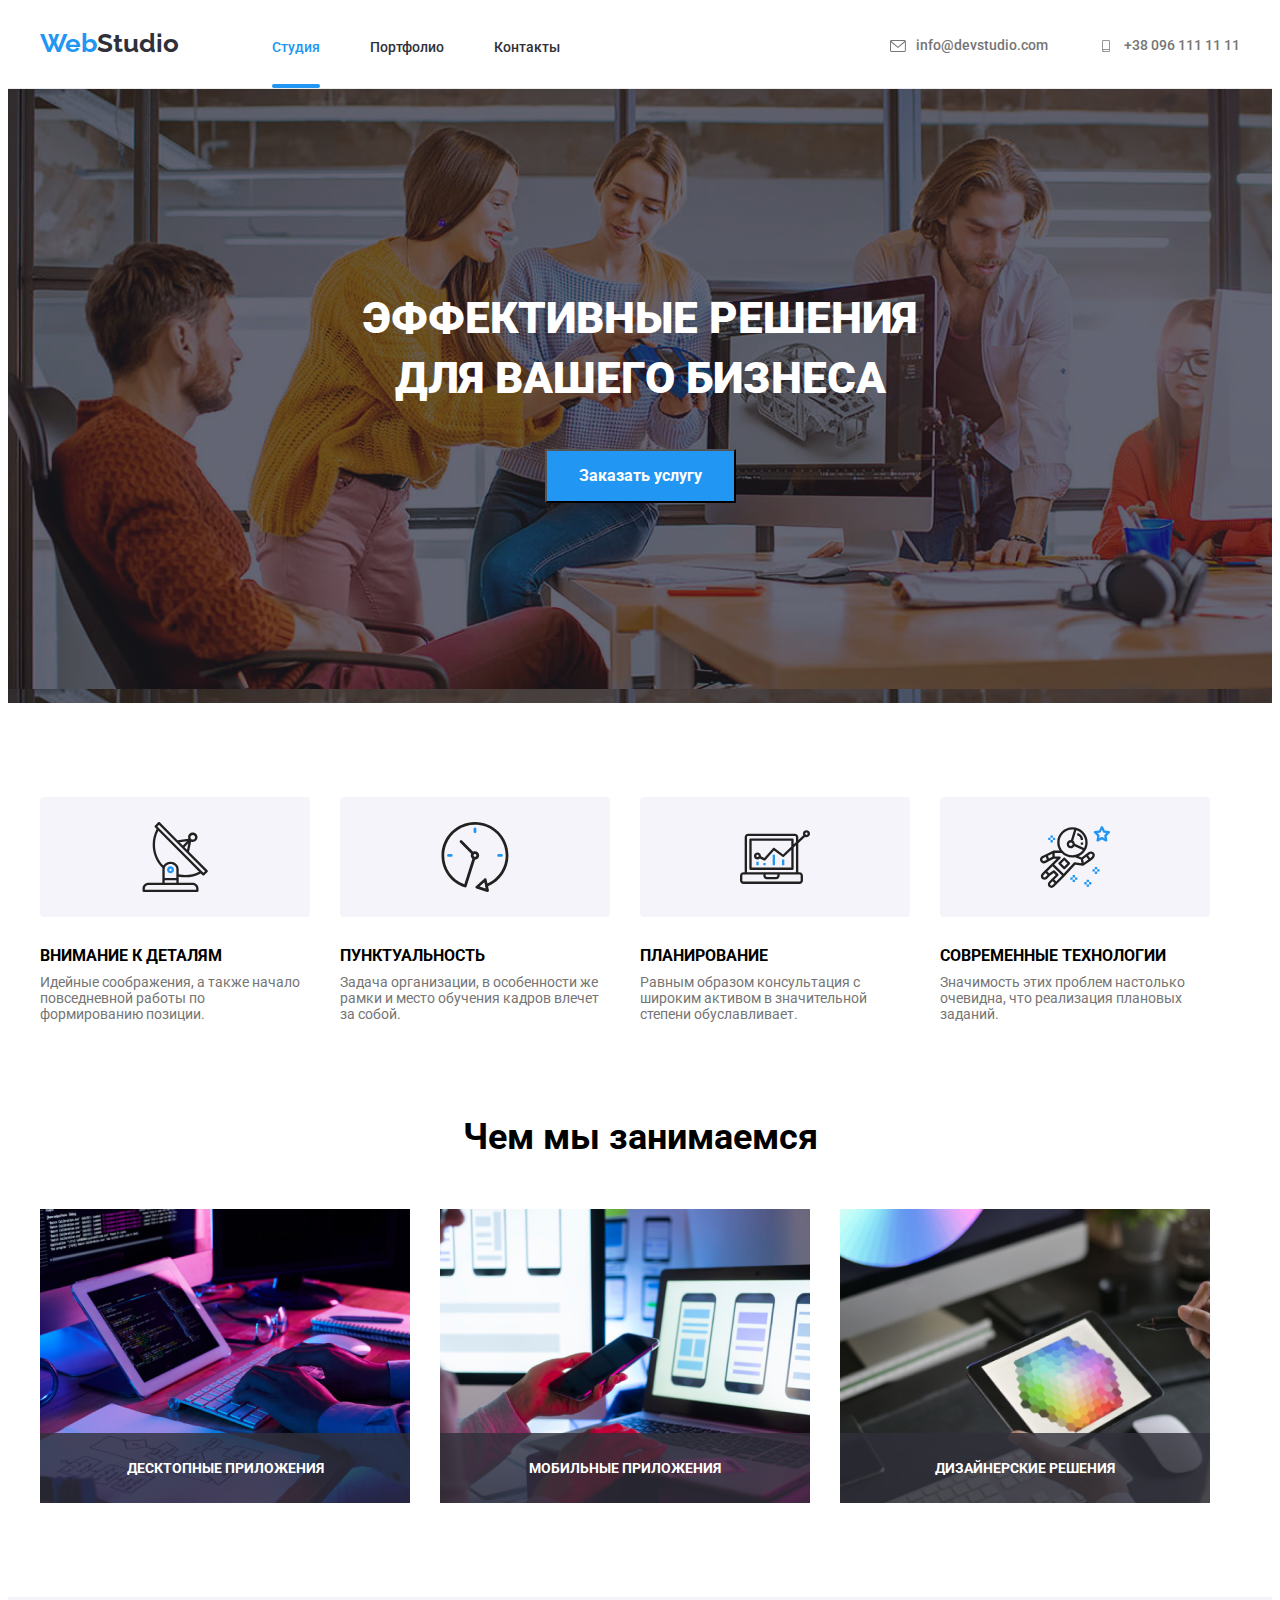
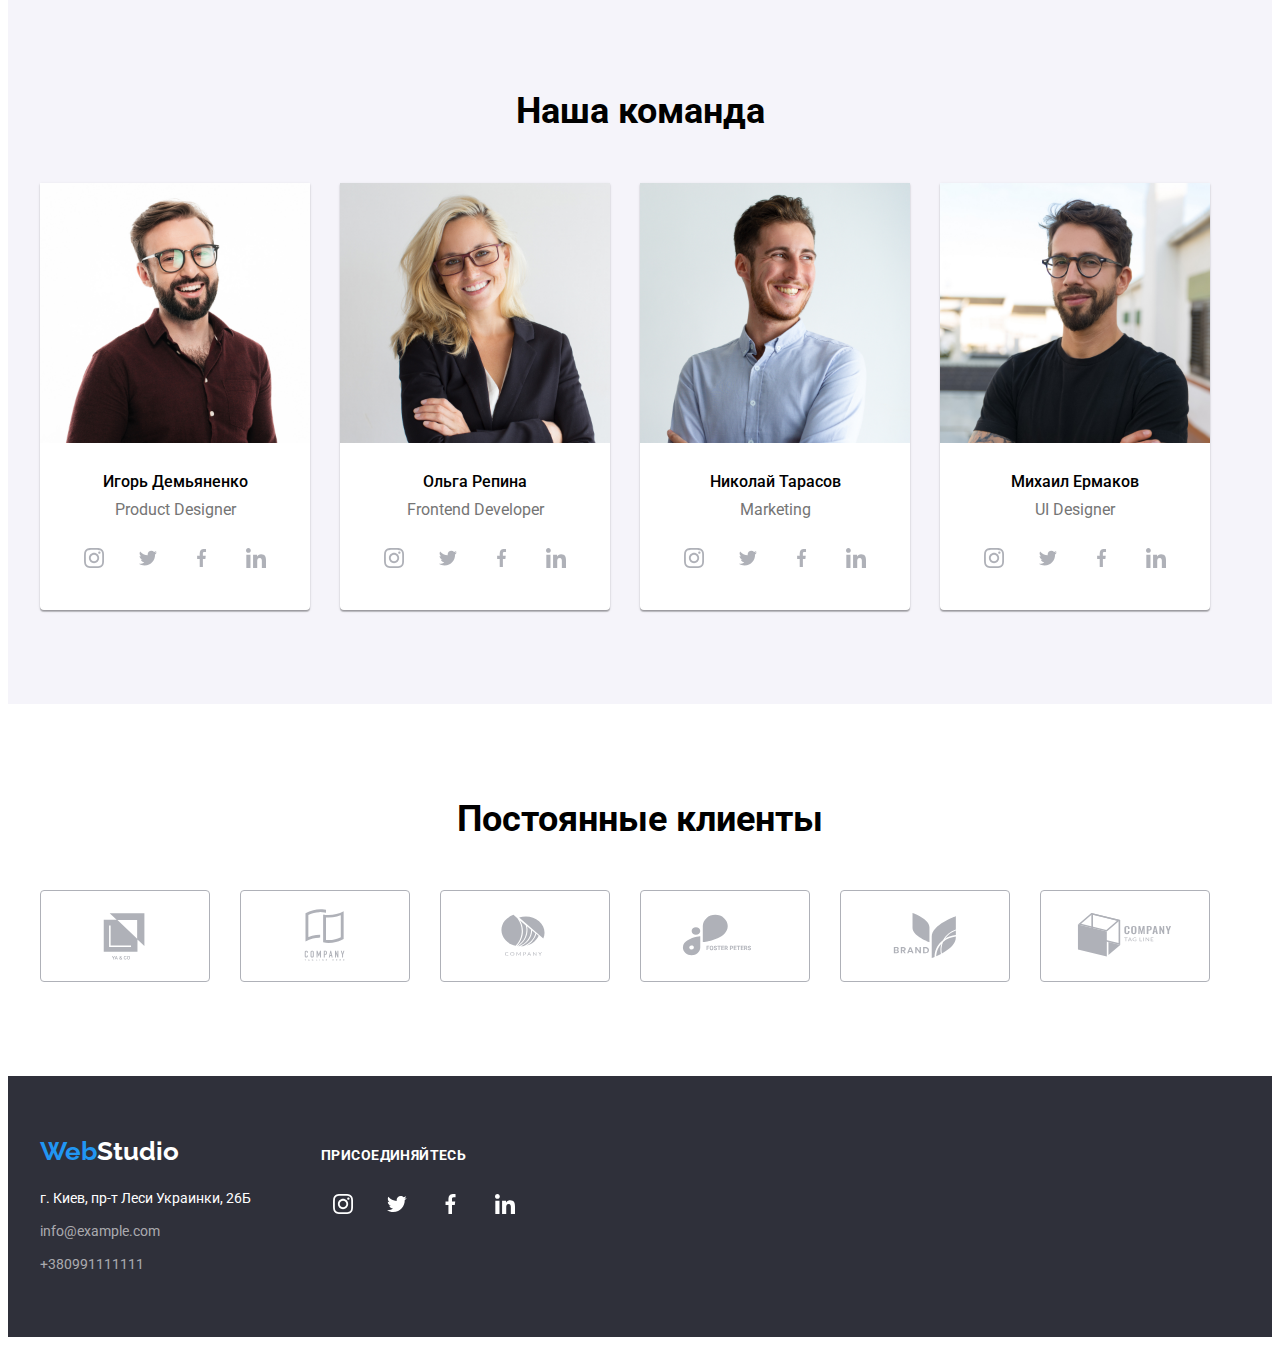
<file: index.html>
<!DOCTYPE html>
<html lang="en">

<head>
    <meta charset="UTF-8">
    <meta http-equiv="X-UA-Compatible" content="IE=edge">
    <meta name="viewport" content="width=device-width, initial-scale=1.0">
    <link rel="preconnect" href="https://fonts.googleapis.com">
    <link rel="preconnect" href="https://fonts.googleapis.com">
    <link rel="preconnect" href="https://fonts.gstatic.com" crossorigin>

    <link
        href="https://fonts.googleapis.com/css2?family=Raleway:wght@700&family=Roboto:wght@400;500;700;900&display=swap"
        rel="stylesheet">
    <title>Document</title>
    <link rel="stylesheet" href="https://cdnjs.cloudflare.com/ajax/libs/modern-normalize/1.1.0/modern-normalize.min.css"
        integrity="sha512-wpPYUAdjBVSE4KJnH1VR1HeZfpl1ub8YT/NKx4PuQ5NmX2tKuGu6U/JRp5y+Y8XG2tV+wKQpNHVUX03MfMFn9Q=="
        crossorigin="anonymous" referrerpolicy="no-referrer" />

    <link rel="stylesheet" href="./css/style.css">



</head>

<body>

    <header class="first-header">
        <div class="container glavniy-v-menu z">
            <a href="">
                <p class="logotip"><span class="logo">Web</span><span class="studio1">Studio</span></p>
            </a>


            <nav class="otstyp-v-hedere-ot-logo">
                <ul class="menu list">
                    <li class="vmestea"> <a class="studias first-page" href="./index.html">Студия</a> </li>
                    <li class="vmestea"> <a class="portfolio" href="./portfolio.html">Портфолио </a></li>
                    <li class="vmestea"> <a class="kontakt" href="">Контакты</a></li>
                </ul>
            </nav>
            <ul class="silki  j list">
                <li class="vmeste "> <a class="pochta " href="mailto:info@devstudio.com"><svg class="convert"  width="16"
                    height="12" ><use href="img/symbol-defs.svg#icon-header-logo-a"  ></use></svg>info@devstudio.com</a> </li>
                <li class="vmeste "> <a class="nomer " href="tel:+380961111111"><svg class="tel" width="16"
                    height="12"  ><use href="img/symbol-defs.svg#icon-header-logo-b"></use></svg>+38 096 111 11 11</a> </li>
            </ul>
        </div>
    </header>
    <main>

        <section class="section bgcolor-hero">
            <div data-modal-open class="container ">
                <h1 class="nadpis  for-center">Эффективные решения<br> для вашего бизнеса</h1>
                <button class="knopka-hero " type="button"> Заказать услугу</button>
            </div>
        </section>


        <section class="section ">

            <div class="container">
               
                







                <ul class="list zbros">
                    <li class="perechislenie">
                        <div class="obertka-iconki-main-top"><svg class="sami-iconki-main-top" width="70"
                            height="70" > <use href="img/symbol-defs.svg#icon-icon-in-main-a" > </use> </svg></div>
                        <h3 class="zagalovki">Внимание к деталям</h3>
                        <p class="text    zagalovki-otstyp ">Идейные соображения, а также начало повседневной работы по
                            формированию позиции.</p>
                    </li>

                    <li class="perechislenie">
                        <div class="obertka-iconki-main-top"> <svg class="sami-iconki-main-top" width="70"
                            height="70"> <use href="img/symbol-defs.svg#icon-icon-in-main-b" > </use> </svg></div>
                        <h3 class="zagalovki">Пунктуальность</h3>
                        <p class="text    zagalovki-otstyp ">Задача организации, в особенности же рамки и место обучения
                            кадров влечет за собой.
                        </p>
                    </li>

                    <li class="perechislenie">
                        <div class="obertka-iconki-main-top"><svg class="sami-iconki-main-top" width="70"
                            height="70"> <use href="img/symbol-defs.svg#icon-icon-in-main-c" > </use> </svg></div>
                        <h3 class="zagalovki">Планирование</h3>
                        <p class="text    zagalovki-otstyp ">Равным образом консультация с широким активом в
                            значительной степени обуславливает.
                        </p>
                    </li>

                    <li class="perechislenie">
                        <div class="obertka-iconki-main-top"><svg class="sami-iconki-main-top" width="70"
                            height="70"> <use href="img/symbol-defs.svg#icon-icon-in-main-d" > </use> </svg></div>
                        <h3 class="zagalovki">Современные технологии</h3>
                        <p class="text    zagalovki-otstyp ">Значимость этих проблем настолько очевидна, что реализация
                            плановых заданий.</p>
                </ul>
            </div>
        </section>
        <section class="section obrez">
            <div class="container">
                <h2 class="for-center obnylenie">Чем мы занимаемся</h2>
                <ul class="list  as fotki">
                    <li class="primeri-rabot"><div class="foto-and-text"><img src="img/l.png" alt="kartinka" width="370" /><div class="seriy-bg"><p class="text-pod-foto">Десктопные приложения</p></div></div></li>
                    <li class="primeri-rabot"><div class="foto-and-text"><img src="img/m.png" alt="kartinka" width="370" /><div class="seriy-bg"><p class="text-pod-foto">Мобильные приложения</p></div></div></li>
                    <li class="primeri-rabot"><div class="foto-and-text"><img src="img/n.png" alt="kartinka" width="370" /><div class="seriy-bg"><p class="text-pod-foto">Дизайнерские решения</p></div></div></li>
                </ul>
            </div>

        </section>

        <section class="section lfz">
            <div class="container ">
                <h2 class="for-center otstyp-nadpis ">Наша команда</h2>
              
                <ul class="list ludi as zbros ">


                    <li class="fon-ludei"><img src="img/o.jpg" alt="содрудник компании,человек" width="270"
                            height="260" />
                        <div class="opisanie-ludey">
                            <h3 class="imia">Игорь Демьяненко</h3>

                            <p class="podpis nadpis-a">Product Designer</p>
                            <ul class="soseti-ludey list">
                                <li class="soseti-ludey-obolochka"><a class="soseti-ludey-silki" href=""><svg class="sami-foto-soseti-ludey" width="20"
                                    height="20"><use href="img/symbol-defs.svg#icon-sosial-seti-ludei-a" ></use></svg></a></li>
                                <li class="soseti-ludey-obolochka"><a class="soseti-ludey-silki" href=""><svg class="sami-foto-soseti-ludey"  width="20"
                                    height="16.25"><use href="img/symbol-defs.svg#icon-sosial-seti-ludei-b" ></use></svg></a></li>
                                <li class="soseti-ludey-obolochka"><a class="soseti-ludey-silki" href=""><svg class="sami-foto-soseti-ludey" width="10"
                                    height="20"><use href="img/symbol-defs.svg#icon-sosial-seti-ludei-c" ></use></svg></a></li>
                                <li class="soseti-ludey-obolochka"><a class="soseti-ludey-silki" href=""><svg class="sami-foto-soseti-ludey" width="20"
                                    height="20"><use href="img/symbol-defs.svg#icon-sosial-seti-ludei-d" ></use></svg></a></li>
                            </ul>
                           
                        </div>
                    </li>




                    <li class="fon-ludei"> <img src="img/p.jpg" alt="содрудник компании,человек" width="270"
                            height="260" />
                        <div class="opisanie-ludey">
                            <h3 class="imia">Ольга Репина</h3>

                            <p class="podpis nadpis-b">Frontend Developer</p>
                            <ul class="soseti-ludey list">
                                <li class="soseti-ludey-obolochka"><a class="soseti-ludey-silki" href=""><svg class="sami-foto-soseti-ludey"  width="20"
                                    height="20"><use href="img/symbol-defs.svg#icon-sosial-seti-ludei-a" ></use></svg></a></li>
                                <li class="soseti-ludey-obolochka"><a class="soseti-ludey-silki" href=""><svg class="sami-foto-soseti-ludey" width="20"
                                    height="16.25"><use href="img/symbol-defs.svg#icon-sosial-seti-ludei-b" ></use></svg></a></li>
                                    <li class="soseti-ludey-obolochka"><a class="soseti-ludey-silki" href=""><svg class="sami-foto-soseti-ludey" width="10"
                                        height="20"><use href="img/symbol-defs.svg#icon-sosial-seti-ludei-c" ></use></svg></a></li>
                                <li class="soseti-ludey-obolochka"><a class="soseti-ludey-silki" href=""><svg class="sami-foto-soseti-ludey" width="20"
                                    height="20"><use href="img/symbol-defs.svg#icon-sosial-seti-ludei-d" ></use></svg></a></li>
                            </ul>
                          
                        </div>
                    </li>



                    <li class="fon-ludei"><img src="img/q.jpg" alt="содрудник компании,человек" width="270"
                            height="260" />
                        <div class="opisanie-ludey">
                            <h3 class="imia">Николай Тарасов</h3>

                            <p class="podpis nadpis-c">Marketing</p>
                            <ul class="soseti-ludey list">
                                <li class="soseti-ludey-obolochka"><a class="soseti-ludey-silki" href=""><svg class="sami-foto-soseti-ludey"  width="20"
                                    height="20"><use href="img/symbol-defs.svg#icon-sosial-seti-ludei-a"  ></use></svg></a></li>
                                <li class="soseti-ludey-obolochka"><a class="soseti-ludey-silki" href=""><svg class="sami-foto-soseti-ludey" width="20"
                                    height="16.25"><use href="img/symbol-defs.svg#icon-sosial-seti-ludei-b" ></use></svg></a></li>
                                <li class="soseti-ludey-obolochka"><a class="soseti-ludey-silki" href=""><svg class="sami-foto-soseti-ludey" width="10"
                                    height="20"><use href="img/symbol-defs.svg#icon-sosial-seti-ludei-c" ></use></svg></a></li>
                                <li class="soseti-ludey-obolochka"><a class="soseti-ludey-silki" href=""><svg class="sami-foto-soseti-ludey" width="20"
                                    height="20"><use href="img/symbol-defs.svg#icon-sosial-seti-ludei-d" ></use></svg></a></li>
                            </ul>
                           
                        </div>
                    </li>



                    <li class="fon-ludei"> <img src="img/r.jpg" alt="содрудник компании,человек" width="270"
                            height="260" />
                        <div class="opisanie-ludey">
                            <h3 class="imia">Михаил Ермаков</h3>

                            <p class="podpis nadpis-d">UI Designer</p>
                            <ul class="soseti-ludey list">
                                <li class="soseti-ludey-obolochka"><a class="soseti-ludey-silki" href=""><svg class="sami-foto-soseti-ludey"  width="20"
                                    height="20"><use href="img/symbol-defs.svg#icon-sosial-seti-ludei-a"  ></use></svg></a></li>
                                <li class="soseti-ludey-obolochka"><a class="soseti-ludey-silki" href=""><svg class="sami-foto-soseti-ludey" width="20"
                                    height="16.25"><use href="img/symbol-defs.svg#icon-sosial-seti-ludei-b" ></use></svg></a></li>
                                <li class="soseti-ludey-obolochka"><a class="soseti-ludey-silki" href=""><svg class="sami-foto-soseti-ludey" width="10"
                                    height="20"><use href="img/symbol-defs.svg#icon-sosial-seti-ludei-c" ></use></svg></a></li>
                                <li class="soseti-ludey-obolochka"><a class="soseti-ludey-silki" href=""><svg class="sami-foto-soseti-ludey" width="20"
                                    height="20"><use href="img/symbol-defs.svg#icon-sosial-seti-ludei-d" ></use></svg></a></li>
                            </ul>
                           
                        </div>
                    </li>
                </ul>

            </div>
        </section>
        <section class="section">
            <div class="container ">
                <h2 class="stilizasia-texta otstyp-botton-ot-icon">Постоянные клиенты</h2>
                <ul class="list lishnaya-geometria otstypi-kryjkov otstyp-logo dlia-rozdeleniya-klientov  ">
                    <li class="icon-main-bottom">
                        <a class="silka-na-brend"> <svg class="razmer-logotipa" width="106"
                            height="60"  >
                            <use href="img/symbol-defs.svg#icon-postoyannie-klienti-logo-a"></use>
                        </svg></a>
                       
                    </li>
                    <li class="icon-main-bottom">
                        <a class="silka-na-brend"> <svg class="razmer-logotipa" width="106"
                            height="60"  >
                            <use href="img/symbol-defs.svg#icon-postoyannie-klienti-logo-b"></use>
                        </svg></a>
                       
                    </li>
                    <li class="icon-main-bottom">
                        <a class="silka-na-brend"> <svg class="razmer-logotipa" width="106"
                            height="60"  >
                            <use href="img/symbol-defs.svg#icon-postoyannie-klienti-logo-c"></use>
                        </svg></a>
                       
                    </li>
                    <li class="icon-main-bottom">
                        <a class="silka-na-brend"> <svg class="razmer-logotipa" width="106"
                            height="60"  >
                            <use href="img/symbol-defs.svg#icon-postoyannie-klienti-logo-d"></use>
                        </svg></a>
                       
                    </li>
                    <li class="icon-main-bottom">
                        <a class="silka-na-brend"> <svg class="razmer-logotipa" width="106"
                            height="60"  >
                            <use href="img/symbol-defs.svg#icon-postoyannie-klienti-logo-i"></use>
                        </svg></a>
                       
                    </li>
                    <li class="icon-main-bottom">
                        <a class="silka-na-brend"> <svg class="razmer-logotipa" width="106"
                            height="60"  >
                            <use href="img/symbol-defs.svg#icon-postoyannie-klienti-logo-f"></use>
                        </svg></a>
                       
                    </li>


                   
                </ul>
            </div>
        </section>



















    </main>

    <footer class="nogi  ">
        <div class="container nogi-otstypi">
          <div class="rebenok">
            <a class="logotip" href="">
                <span class="logo">Web</span><span class="st">Studio</span>

            </a>
            <address class="adres">
                <p>г. Киев, пр-т Леси Украинки, 26Б</p>
                <ul class=" dannie list">
                    <li class="hfl"> <a class="pochta1" href="mailto:info@devstudio.com">info@example.com</a></li>
                    <li class="nomer-one"> <a class="nomer1" href="tel:+380991111111">+380991111111</a></li>
                </ul>
            </address>
            </div>
            <div class="rebenok hbh">  
           <h3 class="prisoedinis">присоединяйтесь</h3>
<ul class="list footer-icon">
  
    <li class="obertka-footer-icon">   <a class="silki-na-sami-obertka-footer-icon"> <svg class="sami-obertka-footer-icon"  width="20"
        height="20"><use href="img/symbol-defs.svg#icon-logo-footer-a" ></use></svg></a></li>
    <li class="obertka-footer-icon">   <a class="silki-na-sami-obertka-footer-icon"> <svg class="sami-obertka-footer-icon"  width="20"
        height="16.25"><use href="img/symbol-defs.svg#icon-logo-footer-b" ></use></svg></a></li>
    <li class="obertka-footer-icon">   <a class="silki-na-sami-obertka-footer-icon"> <svg class="sami-obertka-footer-icon"  width="10"
        height="20"><use href="img/symbol-defs.svg#icon-logo-footer-c" ></use></svg></a></li>
    <li class="obertka-footer-icon">   <a class="silki-na-sami-obertka-footer-icon"> <svg class="sami-obertka-footer-icon"  width="20"
        height="20"><use href="img/symbol-defs.svg#icon-logo-footer-d" ></use></svg></a></li>

</ul>
</div>



      
       
    </footer>

<div class="backdrop is-hidden" data-modal>
    <div class="modal">
        <button data-modal-close class="zakrit" type="button"><svg width="11"
            height="11" class="knopka-zakritia">
            <use href="img/spred.svg#iconcloseblack18dpsd" ></use>
        </svg></button>
        
    </div>
</div>
<script>

(() => {
  const refs = {
    openModalBtn: document.querySelector('[data-modal-open]'),
    closeModalBtn: document.querySelector('[data-modal-close]'),
    modal: document.querySelector('[data-modal]'),
  };

  refs.openModalBtn.addEventListener('click', toggleModal);
  refs.closeModalBtn.addEventListener('click', toggleModal);

  function toggleModal() {
    refs.modal.classList.toggle('is-hidden');
  }
})();


</script>
</body>

</html>
</file>
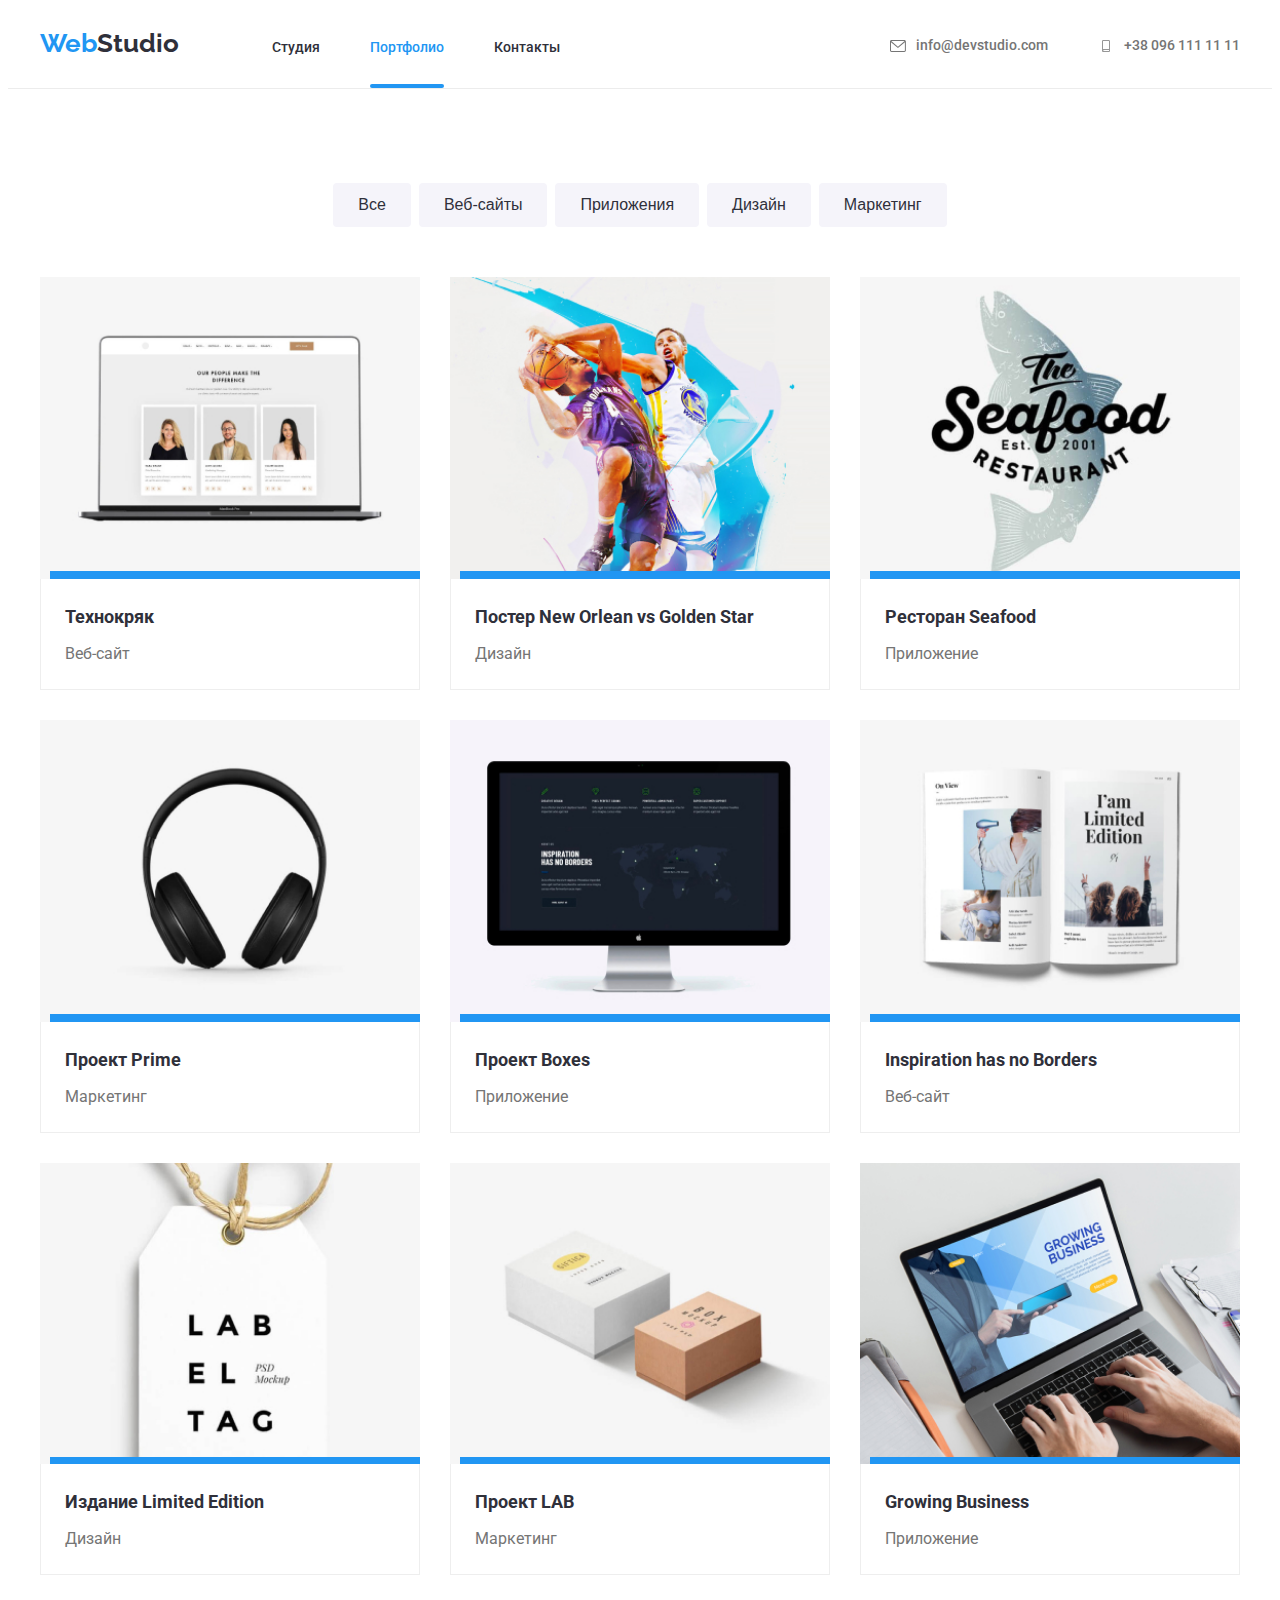
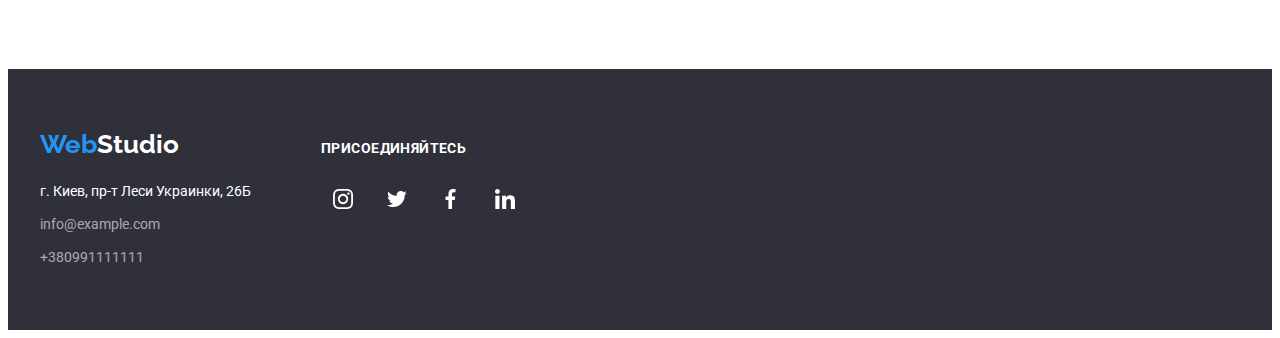
<file: portfolio.html>
<!DOCTYPE html>
<html lang="en">

<head>
    <meta charset="UTF-8">
    <meta http-equiv="X-UA-Compatible" content="IE=edge">
    <meta name="viewport" content="width=device-width, initial-scale=1.0">
    <link rel="preconnect" href="https://fonts.googleapis.com">
    <link rel="preconnect" href="https://fonts.googleapis.com">
    <link rel="preconnect" href="https://fonts.gstatic.com" crossorigin>

    <link
        href="https://fonts.googleapis.com/css2?family=Raleway:wght@700&family=Roboto:wght@400;500;700;900&display=swap"
        rel="stylesheet">
    <title>Document</title>
    <link rel="stylesheet" href="https://cdnjs.cloudflare.com/ajax/libs/modern-normalize/1.1.0/modern-normalize.min.css"
        integrity="sha512-wpPYUAdjBVSE4KJnH1VR1HeZfpl1ub8YT/NKx4PuQ5NmX2tKuGu6U/JRp5y+Y8XG2tV+wKQpNHVUX03MfMFn9Q=="
        crossorigin="anonymous" referrerpolicy="no-referrer" />
    <link rel="stylesheet" href="./css/style.css">
</head>

<body>
    <header class="first-header">
        <div class="container glavniy-v-menu z">
            <a href="">
                <p class="logotip"><span class="logo">Web</span><span class="studio1">Studio</span></p>
            </a>


            <nav class="otstyp-v-hedere-ot-logo">
                <ul class="menu list">
                    <li class="vmestea"> <a class="studias " href="./index.html">Студия</a> </li>
                    <li class="vmestea"> <a class="portfolio second-page" href="./portfolio.html">Портфолио </a></li>
                    <li class="vmestea"> <a class="kontakt" href="">Контакты</a></li>
                </ul>
            </nav>
            <ul class="silki  j list">
                <li class="vmeste "> <a class="pochta " href="mailto:info@devstudio.com"><svg class="convert" width="16"
                            height="12">
                            <use href="img/symbol-defs.svg#icon-header-logo-a"></use>
                        </svg>info@devstudio.com</a> </li>
                <li class="vmeste "> <a class="nomer " href="tel:+380961111111"><svg class="tel" width="16" height="12">
                            <use href="img/symbol-defs.svg#icon-header-logo-b"></use>
                        </svg>+38 096 111 11 11</a> </li>
            </ul>
        </div>
    </header>

    <main>
        <section class="section">


            <div class="container fz">
                <ul class="knopka for-otstyp list">
                    <li class="knopki-portfolio"> <button class="name" type="button">Все</button></li>
                    <li class="knopki-portfolio"> <button class="name" type="button">Веб-сайты</button></li>
                    <li class="knopki-portfolio"> <button class="name" type="button">Приложения</button></li>
                    <li class="knopki-portfolio"> <button class="name" type="button">Дизайн</button></li>
                    <li class="knopki-portfolio"> <button class="name" type="button">Маркетинг</button></li>

                </ul>

                <ul class="nahi-roboti list">
                    <li class="ophaya-tabl">
                        <a class="class-silki-na-kart-prob" href="">
                            <div class="kard"> 
                              <div class="overflo"><img src="img/a.jpg" alt="kartinka" width="370" />   <div class="containerstextom"><p class="textnaportfolionakartochki">Технокряк это современная площадка распространения коронавируса. Компании используют эту платформу для цифрового шпионажа и атак на защищённые сервера конкурентов.</p></div></div>  
                             
                                <div class="pr">
                                    <h2 class="pd">Технокряк</h2>
                                    <p class="ps">Веб-сайт</p>
                                </div>
                            </div>
                        </a>


                    </li>
                    <li class="ophaya-tabl">
                        <a class="class-silki-na-kart-prob" href=""> <div class="kard"> 
                            <div class="overflo"> <img src="img/b.jpg" alt="kartinka" width="370" /> <div class="containerstextom"><p class="textnaportfolionakartochki">Технокряк это современная площадка распространения коронавируса. Компании используют эту платформу для цифрового шпионажа и атак на защищённые сервера конкурентов.</p></div></div>
                            <div class="pr">
                                <h2 class="pd">Постер New Orlean vs Golden Star</h2>
                                <p class="ps">Дизайн</p>
                            </div>
                        </div>
                        </a>


                    </li>
                    <li class="ophaya-tabl">
                        <a class="class-silki-na-kart-prob" href=""><div class="kard"><div class="overflo"><img src="img/c.jpg" alt="kartinka" width="370" /> <div class="containerstextom"><p class="textnaportfolionakartochki">Технокряк это современная площадка распространения коронавируса. Компании используют эту платформу для цифрового шпионажа и атак на защищённые сервера конкурентов.</p></div></div>
                            
                            <div class="pr">
                                <h2 class="pd">Ресторан Seafood</h2>
                                <p class="ps">Приложение</p>
                            </div>
                        </div>
                        </a>
                    </li>
                    <li class="ophaya-tabl">
                        <a class="class-silki-na-kart-prob" href=""><div class="kard"> <div class="overflo"> <img src="img/d.jpg" alt="kartinka" width="370" /> <div class="containerstextom"><p class="textnaportfolionakartochki">Технокряк это современная площадка распространения коронавируса. Компании используют эту платформу для цифрового шпионажа и атак на защищённые сервера конкурентов.</p></div></div>
                            <div class="pr">
                                <h2 class="pd">Проект Prime</h2>
                                <p class="ps">Маркетинг</p>
                            </div>
                        </div>
                        </a>

                    </li>
                    <li class="ophaya-tabl">
                        <a class="class-silki-na-kart-prob" href=""> <div class="kard"> <div class="overflo"><img src="img/f.jpg" alt="kartinka" width="370" /> <div class="containerstextom"><p class="textnaportfolionakartochki">Технокряк это современная площадка распространения коронавируса. Компании используют эту платформу для цифрового шпионажа и атак на защищённые сервера конкурентов.</p></div></div> 
                            <div class="pr">
                                <h2 class="pd">Проект Boxes</h2>
                                <p class="ps">Приложение</p>
                            </div>
                            </div>
                        </a>

                    </li>
                    <li class="ophaya-tabl">
                        <a class="class-silki-na-kart-prob" href=""> <div class="kard"><div class="overflo"><img src="img/g.jpg" alt="kartinka" width="370" /> <div class="containerstextom"><p class="textnaportfolionakartochki">Технокряк это современная площадка распространения коронавируса. Компании используют эту платформу для цифрового шпионажа и атак на защищённые сервера конкурентов.</p></div></div>
                            <div class="pr">
                                <h2 class="pd">Inspiration has no Borders</h2>
                                <p class="ps">Веб-сайт</p>
                            </div>
                        </div> 
                        </a>
                    </li>
                    <li class="ophaya-tabl">
                        <a class="class-silki-na-kart-prob" href="">  <div class="kard"><div class="overflo"> <img src="img/h.jpg" alt="kartinka" width="370" /> <div class="containerstextom"><p class="textnaportfolionakartochki">Технокряк это современная площадка распространения коронавируса. Компании используют эту платформу для цифрового шпионажа и атак на защищённые сервера конкурентов.</p></div></div>
                            <div class="pr">
                                <h2 class="pd">Издание Limited Edition</h2>
                                <p class="ps">Дизайн</p>
                            </div>
                        </div>
                        </a>

                    </li>
                    <li class="ophaya-tabl">
                        <a class="class-silki-na-kart-prob" href=""> <div class="kard"><div class="overflo"> <img src="img/i.jpg" alt="kartinka" width="370" /> <div class="containerstextom"><p class="textnaportfolionakartochki">Технокряк это современная площадка распространения коронавируса. Компании используют эту платформу для цифрового шпионажа и атак на защищённые сервера конкурентов.</p></div></div>
                            <div class="pr">
                                <h2 class="pd">Проект LAB</h2>
                                <p class="ps">Маркетинг</p>
                            </div>
                        </div>
                        </a>

                    </li>
                    <li class="ophaya-tabl">
                        <a class="class-silki-na-kart-prob" href=""> <div class="kard"><div class="overflo"> <img src="img/k.jpg" alt="kartinka" width="370" /> <div class="containerstextom"><p class="textnaportfolionakartochki">Технокряк это современная площадка распространения коронавируса. Компании используют эту платформу для цифрового шпионажа и атак на защищённые сервера конкурентов.</p></div></div>
                            <div class="pr">
                                <h2 class="pd">Growing Business</h2>
                                <p class="ps">Приложение</p>
                            </div>
                        </div>
                        </a>

                    </li>

                </ul>
            </div>

        </section>
    </main>

    <footer class="nogi  ">
        <div class="container nogi-otstypi">
            <div class="rebenok">
                <a class="logotip" href="">
                    <span class="logo">Web</span><span class="st">Studio</span>

                </a>
                <address class="adres">
                    <p>г. Киев, пр-т Леси Украинки, 26Б</p>
                    <ul class=" dannie list">
                        <li class="hfl"> <a class="pochta1" href="mailto:info@devstudio.com">info@example.com</a></li>
                        <li class="nomer-one"> <a class="nomer1" href="tel:+380991111111">+380991111111</a></li>
                    </ul>
                </address>
            </div>
            <div class="rebenok hbh">
                <h3 class="prisoedinis">присоединяйтесь</h3>
                <ul class="list footer-icon">

                    <li class="obertka-footer-icon"> <a class="silki-na-sami-obertka-footer-icon"></a> <svg
                            class="sami-obertka-footer-icon" width="20" height="20">
                            <use href="img/symbol-defs.svg#icon-logo-footer-a"></use>
                        </svg></a></li>
                    <li class="obertka-footer-icon"> <a class="silki-na-sami-obertka-footer-icon"></a> <svg
                            class="sami-obertka-footer-icon" width="20" height="16.25">
                            <use href="img/symbol-defs.svg#icon-logo-footer-b"></use>
                        </svg></a></li>
                    <li class="obertka-footer-icon"> <a class="silki-na-sami-obertka-footer-icon"></a> <svg
                            class="sami-obertka-footer-icon" width="10" height="20">
                            <use href="img/symbol-defs.svg#icon-logo-footer-c"></use>
                        </svg></a></li>
                    <li class="obertka-footer-icon"> <a class="silki-na-sami-obertka-footer-icon"></a> <svg
                            class="sami-obertka-footer-icon" width="20" height="20">
                            <use href="img/symbol-defs.svg#icon-logo-footer-d"></use>
                        </svg></a></li>

                </ul>
            </div>



        </div>


    </footer>


</body>

</html>
</file>
<file: css/style.css>
body{
   
    font-family: 'Roboto', sans-serif;
    
}
a {
    text-decoration: none;
}

:root {
    --color-a:#2196F3 ;
    --color-b: #757575;
    --color-c:#2F303A ;
    --color-d:#FFFFFF ;
    --colo-ir:#2dce50 ;
    --color-f:#8178b9 ;
    --color-g:#E5E5E5 ;
    --color-k: #F5F4FA;
    --color-l:  rgba(255, 255, 255, 0.6);
    --color-m:#188CE8;
}

h1,h2,h3,h4,h5,h6,ul,a,p,li{
    margin: 0px;
    padding: 0px;
}
img{
    width: 100%;
    display: block;
}



.list{
    list-style: none;
}
.nigniya-nas{
    color: var(--color-b);
}
.nogi{
    background: var(--color-c);
}
.logo{
    color: var(--color-a);
}

.adres{
    color:var(--color-d);
    font-style: normal;   
}
.studio1{
    color: var(--color-c);
}
.dannie list{
    color:var(--color-d);
}
.pochta , .nomer{
 color: var(--color-b);
}



.portfolio :active{
    color:var(--color-a);
}
.vse{
    transition-property: color ;
    transition-duration: 250ms ;
    transition-timing-function: cubic-bezier(0.4, 0, 0.2, 1);

}
.vse :hover{
    color:var(--color-a);
}
.name{
    cursor: pointer;
}

.lfz{
 background: var(--color-k);
}

.nadpis{
    color: var(--color-d);
}
.knopka-hero{
    background:var(--color-a);
    color: var(--color-d);
}
.fon-ludei{
    background: var(--color-d);
}
.pochta{
    transition-property: color ;
    transition-duration: 250ms ;
    transition-timing-function: cubic-bezier(0.4, 0, 0.2, 1);
}
.pochta:hover{
    color:var(--color-a);

}
.nomer{
    transition-property: color ;
    transition-duration: 250ms ;
    transition-timing-function: cubic-bezier(0.4, 0, 0.2, 1);
}
.nomer:hover{
    color:var(--color-a);
}
.pochta3{
    transition-property: color ;
    transition-duration: 250ms ;
    transition-timing-function: cubic-bezier(0.4, 0, 0.2, 1);

}
.pochta3:hover{
    color:var(--color-a);
}
.nomer4{
    transition-property: color ;
    transition-duration: 250ms ;
    transition-timing-function: cubic-bezier(0.4, 0, 0.2, 1);
}
.nomer4:hover{
    color:var(--color-a);
}
.pochta3{
    transition-property: color ;
    transition-duration: 250ms ;
    transition-timing-function: cubic-bezier(0.4, 0, 0.2, 1);
}
.pochta3{
color: var(--color-b);
}
.nomer4{
    color: var(--color-b);
}
.name{
background: var(--color-k);
color: var(--color-c);
}
.name{
    transition-property: color ;
    transition-duration: 250ms ;
    transition-timing-function: cubic-bezier(0.4, 0, 0.2, 1);
    transition-property: background ;
    transition-duration: 250ms ;
    transition-timing-function: cubic-bezier(0.4, 0, 0.2, 1);
}
.name:hover{
background: var(--color-a);
color: var(--color-d);
}

.portfolio{
    color: var(--color-c);
}
.kontakt{
    color: var(--color-c);
}
.st{
    color: var(--color-d);
}
.pochta1{
    color: var(--color-b);
}
.nomer1{
    color: var(--color-b);
}
.name{
    cursor: pointer;
    font-weight: 500;
font-size: 16px;
line-height: 1.62;
}
.podpis{
    font-size: 16px;
line-height: 1.18;
font-weight: normal;
color: var(--color-b);
}
.pd{
    font-size: 18px;
line-height: 2;
font-weight: bold;
color: var(--color-c);
}
.ps{
    font-size: 16px;
line-height: 1.87;
font-weight: normal;
color: var(--color-b)
}
.pochta3{
    font-size: 14px;
    line-height: 1.14;
}
.nomer4{
    font-size: 14px;
line-height: 1.14;
}
.name{
    font-size: 16px;
line-height: 1.62;
}

p{
    font-weight: normal;
font-size: 14px;
line-height: 1.71;
}
.pochta, .nomer{
    font-size: 14px;
}

.nadpis{
    font-size: 44px;
line-height: 1.36;
font-weight: 900;
}
h3{
    font-size: 14px;
line-height: 1.14;



}
.knopka-hero{
    font-weight: bold;
    font-size: 16px;
    line-height: 1.87;
    font-family: inherit ;

    padding: 10px 32px;
}
.text{
    font-size: 14px;
line-height:1.14;
font-weight: normal;
}

h2{
    font-size: 36px;
line-height: 1.16;
font-weight: bold;
}
.g{
    font-size: 36px;
line-height: 1.16;
font-weight: bold;
}
h3{
    font-size: 16px;
line-height: 1.18;
font-weight: 500;

}


.text{
    color: var(--color-b);
}




.logotip{
    font-family: Raleway;
    font-style: normal;
    font-weight: bold;
    font-size: 26px;
    line-height: 1.19;
}

.menu{
    font-weight: 500;
font-size: 14px;
line-height: 1.14;
}
.silki{
    font-weight: 500;
font-size: 14px;
line-height: 1.14;
}
.dannie{
    font-weight: normal;
font-size: 14px;
line-height: 1.71;
}











.studias{
    color: var(--color-c);
}


.studias{
    transition-property: color ;
    transition-duration: 250ms ;
    transition-timing-function: cubic-bezier(0.4, 0, 0.2, 1);
}
.studias:hover,
.studias:focus 
.studias:active
.studias:visited{
    color: var(--color-a);
}

.portfolio{
    transition-property: color ;
    transition-duration: 250ms ;
    transition-timing-function: cubic-bezier(0.4, 0, 0.2, 1);
}
.portfolio:hover,
.portfolio:focus 
.portfolio:active
.portfolio:visited
{
    color:var(--color-a) ;
}
.kontakt{
    transition-property: color ;
    transition-duration: 250ms ;
    transition-timing-function: cubic-bezier(0.4, 0, 0.2, 1);
}
.kontakt:hover,
.kontakt:focus 
.kontakt:active
.kontakt:visited
{
    color: var(--color-a) ;
    
}



.first-page{
    color: var(--color-a);
    position: relative;
}
.second-page{
    color: var(--color-a);
    position: relative;
}
.tretya-page{
    color: var(--color-a);
}
.nomer1 , .pochta1{
    color: var(--color-l);
}
.knopka-hero{
    transition-property: color ;
    transition-duration: 250ms ;
    transition-timing-function: cubic-bezier(0.4, 0, 0.2, 1);
    transition-property: color ;
    transition-duration: 250ms ;
    transition-timing-function: cubic-bezier(0.4, 0, 0.2, 1);
}
.knopka-hero:hover ,
.knopka-hero:focus{
 color: var(--color-d);
 background: var(--color-m) ;
}
.zagalovki ,.nadpis{
    text-transform: uppercase;
}
.pochta1 ,.nomer1{
    font-style: normal;
}
.container{
    width: 1200px;
    margin-left: auto;
   margin-right: auto;
}



.dannie{
    margin-top: 0px;
    margin-bottom: 0px;
    padding-left: 0px;
}
.logotip{
   margin-top: 0px;
   margin-bottom: 0px;;
}
.adres{
    margin-top: 20px;
}
.nogi{
    padding-bottom: 60px;
    padding-top: 60px;
}
.nadpis, .knopka-hero{
    text-align:  center ;
}
.knopka-hero{
    display: inline-block;
}
.fon-ludei{
    width: 270px;
   
   
    
}

.ludi{
    display: flex;
}
.fotki{
    display: flex;
    
}

.primeri-rabot{
   
    width: 370px ;
    height: 294px ;
}
.menu , .silki{
    display: flex;
}
.silki .vmeste + .vmeste{
    margin-left: 50px;
}
.menu .vmestea + .vmestea{
    margin-left: 50px;
}
.logotip{
    margin-right: 93px;
}
.vmestea{
    display: block;
}
.zbros{
    padding-left: 0px;
}
.ludi .fon-ludei + .fon-ludei{
    margin-left: 30px;
}
.fotki .primeri-rabot + .primeri-rabot{
    margin-left: 30px;
}
.fotki{
    padding-left: 0px;
}
.podpis{
    text-align: center;
}

.imia{
    text-align: center;
}
.silki .pochta3 + .nomer4{
    margin-left: 50px;
}
.for-center{
    text-align: center;
}

.name{
    padding: 6px 22px;
    
}


.for-otstyp{
    display: flex;
    padding: 0px;
    justify-content: center;
    margin-top: 0px;
    margin-bottom: 50px;
}


.for-otstyp .knopki-portfolio + .knopki-portfolio{
    margin-left: 8px;
}
.ophaya-tabl{
    width: 370px; ;
   
}

.zagalovki{
    
    margin-bottom: 10px;
    margin-top: 0px;
}

.zbros{
    display: flex;
    margin: 0px;
}
.zbros .perechislenie + .perechislenie{
    margin-left: 30px;
}

.nadpis{
 
   margin-bottom: 40px;
   margin-top: 0px;
}
.fon-ludei{
    box-shadow: 0px 1px 3px rgba(0, 0, 0, 0.12), 0px 1px 1px rgba(0, 0, 0, 0.14), 0px 2px 1px rgba(0, 0, 0, 0.2);
border-radius: 0px 0px 4px 4px;
}

.section{
    padding-top: 94px;
    padding-bottom: 94px;
}

.obnylenie{
    margin-bottom: 50px;
    margin-top: 0px;
}
.twoinone{
    padding-top: 94px;
    padding-bottom: 94px;
}

verhniy-box{
    padding-bottom: 200px;
    padding-top: 200px;
}


.z{
    display: flex;
    align-items: baseline;

}

.j{
padding: 0px;
}

.j{
    margin-left: auto;
}
.logotip{
    margin-right: 0px;
}
.menu{
    padding-left: 0px;
   
}



.container{
    width: 1200px;
    margin-left: auto;
   margin-right: auto;
   padding-left: 15px;
   padding-right: 15px;
  
}

.nahi-roboti{
    padding: 0px;
    display: flex;
    flex-wrap: wrap;
    margin-right: -30px;
    margin-top: -30px;

}
.nahi-roboti  .ophaya-tabl{
flex-basis: calc(100%/3 - 30px) ;
margin-right: 30px;
    margin-top: 30px;
}



.silki{
    padding-left: 0px;
    margin-top: 0px;
    margin-bottom: 0px;
   
  
}
.menu{
    margin-top: 0px;
    margin-bottom: 0px;
    
}

.first-header , .second-header{
    border-bottom: 1px solid #ECECEC;
}
.section{
    margin-top: 94px;
    margin-bottom: 94px;
}



.section{
    margin: 0px;
}
.obrez{
    padding-top: 0px;
}
.zagalovki-otstyp{
    margin: 0px;
}
.as{
    margin: 0px;
}




.bgcolor-hero{
    background: var(--color-c);
    padding-top: 200px;
    padding-bottom: 200px;
    text-align: center;
}
.pr{
    border: 1px solid #EEEEEE;
    border-top: 0;
    padding-top: 20px;
    padding-bottom: 20px;
    padding-right: 24px;
    padding-left: 24px;

}
.opisanie-ludey{
    padding-top: 30px;
    padding-bottom:30px ;
    padding-left: 32px;
    padding-right: 32px;
}
.imia{
    margin-bottom: 10px;
}
.pd{
    margin-bottom: 4px;
}
.nomer-one{
    margin-top: 9px;
}

.otstyp-v-hedere-ot-logo{
    margin-left: 93px;
}
.studias ,.portfolio ,.kontakt{
    padding-top: 32px;
    padding-bottom: 32px;
    display: block;
}
.nadpis{
   
    text-align: center;
}
.perechislenie{
    width: 270px;
}
.hfl{
    margin-top: 9px;
}
.class-silki-na-kart-prob{
    transition-property: box-shadow  ;
    transition-duration: 250ms ;
    transition-timing-function: cubic-bezier(0.4, 0, 0.2, 1);
}
.class-silki-na-kart-prob:hover{
    box-shadow: 0px 1px 1px rgba(0, 0, 0, 0.12), 0px 4px 4px rgba(0, 0, 0, 0.06), 1px 4px 6px rgba(0, 0, 0, 0.16);
}

.stilizasia-texta{
    font-weight: 700;
    size: 36px;
    line-height: 1.17;
}





.silki-na-soseti-tovarishei{
    width: 44px;
}

   

border: 1px solid #AFB1B8;
box-sizing: border-box;
border-radius: 4px;
}


.otstyp-botton-ot-icon{
    text-align: center;
    margin-bottom: 50px;
}
.iconki-main-top{
    display: flex;
    margin: 0px;
    padding: 0px;
}
.obertka-iconki-main-top{
    background: #F5F4FA;
    border-radius: 4px;
}
.iconki-main-top .obertka-iconki-main-top + .obertka-iconki-main-top{
    margin-left: 30px;
}
.iconki-main-top{
    margin-bottom: 30px;
}

.sami-iconki-main-top{
    height: 70px;
}

.obertka-iconki-main-top{
    width: 270px;
    height: 120px;

}
.otstyp-nadpis{
    margin-bottom: 50px;
}

.obertka-footer-icon{
    width: 44px;
    height: 44px;
    border-radius: 50%;
    

}
.footer-icon .obertka-footer-icon + .obertka-footer-icon{
    margin-left: 10px;
    
}

.footer-icon{
    display: flex;
    margin-top: 20px;
}
.sami-obertka-footer-icon{
   
    width: 20px;
    height: 20px;
}
.otstypi-kryjkov{
    display: flex;
}
.soseti-ludey{
    display: flex
}
.soseti-ludey-obolochka{
    width: 44px;
    height: 44px;
    border-radius: 50%;
    
}

.soseti-ludey .soseti-ludey-obolochka + .soseti-ludey-obolochka{
    margin-left: 10px;
}
.sami-foto-soseti-ludey{
    background-position: center;
}
.obertka-iconki-main-top{
    display: flex;
    justify-content: center;
    align-items: center;
}
.soseti-ludey-obolochka{
    display: flex;
    justify-content: center;
    align-items: center;
}
.soseti-ludey{
    margin-top: 16px;
}
/*.icon-main-bottom{
    
}*/

.razmer-logotipa{
    fill: #AFB1B8;
}


.obertka-footer-icon{
    display: flex;
    justify-content: center;
   align-items: center;

}
.nogi-otstypi{
    display: flex;
   
}
.nogi-otstypi  .rebenok + .rebenok{
    margin-left: 70px;
}
.otstyp-botton-ot-icon{
    text-align: center;
    margin-bottom: 50px;
}
.convert{
    margin-right: 10px;
    fill:  #757575;
}
.convert{
    transition-property: fill ;
    transition-duration: 250ms ;
    transition-timing-function: cubic-bezier(0.4, 0, 0.2, 1);
}

.pochta:hover .convert , .pochta:focus .convert{
    fill: var(--color-a);
    
}
.nomer:hover .tel{
    fill: var(--color-a);
    transition: width 250ms cubic-bezier(0.4, 0, 0.2, 1) ;
}
.obertka-footer-icon{
    transition-property: background ;
    transition-duration: 250ms ;
    transition-timing-function: cubic-bezier(0.4, 0, 0.2, 1);
}
.obertka-footer-icon:hover , .obertka-footer-icon:focus{
    background-color: #2196F3;
    
}
.sami-foto-soseti-ludey{
    color:#AFB1B8 ;
}
.soseti-ludey-obolochka{
    transition-property: background ;
    transition-duration: 250ms ;
    transition-timing-function: cubic-bezier(0.4, 0, 0.2, 1);
}
.soseti-ludey-obolochka:hover , .soseti-ludey-obolochka:focus{
    background: var(--color-a);
}
.sami-foto-soseti-ludey{
    color: #FFFFFF;
}



.dlia-rozdeleniya-klientov .icon-main-bottom + .icon-main-bottom{
    margin-left: 30px;
}


.sami-foto-soseti-ludey{
    fill: #AFB1B8;
}
.sami-foto-soseti-ludey{
    transition-property: fill ;
    transition-duration: 250ms ;
    transition-timing-function: cubic-bezier(0.4, 0, 0.2, 1);
}
.sami-foto-soseti-ludey{
    transition-property: fill ;
    transition-duration: 250ms ;
    transition-timing-function: cubic-bezier(0.4, 0, 0.2, 1);
}
.sami-foto-soseti-ludey:hover{
    fill: var(--color-d) ;
}




.bgcolor-hero{
    background-image:  linear-gradient(  to right , rgba(47, 48, 58, 0.4) ,  rgba(47, 48, 58, 0.4)) , url(../img/Img.jpg) ; 
    max-width: 1600px ;
  
}

.tel{
    fill:   #757575;
}

.pochta{
    display: flex;
    align-items: center;
}
.nomer{
    display: flex;
    align-items: center;
}

.tel{
    margin-right: 10px;
}



.zagalovki{
    font-weight: 700;
size: 14px;
line-height: 1.17;
}
.obertka-iconki-main-top{
    margin-bottom: 30px;
}
.soseti-ludey-silki{
    width: 100%;
    height: 100%;
}

.sami-foto-soseti-ludey{
    display: flex;
    justify-content: center;
    align-items: center;
}
.silka-na-brend{
    width: 170px;
    height: 92px;
}

.stili-in-footer{
    font-weight: 700;
    size: 14px;
    line-height: 1.17;
    color: var(--color-d) ; 
    align-items: baseline;
}
.hbh{
    align-items: baseline;
}
.name{
    transition-property: color ;
    transition-duration: 250ms ;
    transition-timing-function: cubic-bezier(0.4, 0, 0.2, 1);
}
.name:hover{  color: var(--color-a) ;
    color: #FFFFFF;}
.name:focus {  color: var(--color-a) ;
    color: #FFFFFF;}
.name:active{  color: var(--color-a) ;
    color: #FFFFFF;}
.name:visited{  color: var(--color-a) ;
    color: #FFFFFF;}
.soseti-ludey-silki{
    display: flex;
    justify-content: center;
    align-items: center;
}
.soseti-ludey-silki:hover .sami-foto-soseti-ludey{
    fill: var(--color-d) ;
}

.name:hover{
    box-shadow: 0px 3px 1px rgba(0, 0, 0, 0.1), 0px 1px 2px rgba(0, 0, 0, 0.08), 0px 2px 2px rgba(0, 0, 0, 0.12);

}
.stili-in-footer{
    font-weight: 700;
    size: 14px ;
    line-height: 16,41px;
}
.soseti-ludey-silki:hover{
    fill: #FFFFFF;
}
.prisoedinis{
    font-weight: bold;
    
    letter-spacing: 0.03em;
    text-transform: uppercase;
    color: #FFFFFF;
    font-size: 14px;
    line-height: 1.14;
}
.nogi-otstypi{
    align-items: baseline;
}
.name:focus{
    box-shadow: 0px 3px 1px rgba(0, 0, 0, 0.1), 0px 1px 2px rgba(0, 0, 0, 0.08), 0px 2px 2px rgba(0, 0, 0, 0.12);
}

.class-silki-na-kart-prob:hover .kard{
    box-shadow: 0px 1px 1px rgba(0, 0, 0, 0.12), 0px 4px 4px rgba(0, 0, 0, 0.06), 1px 4px 6px rgba(0, 0, 0, 0.16);
}




.class-silki-na-kart-prob:focus{
    box-shadow: 0px 3px 1px rgba(0, 0, 0, 0.1), 0px 1px 2px rgba(0, 0, 0, 0.08), 0px 2px 2px rgba(0, 0, 0, 0.12);}
.class-silki-na-kart-prob:focus .kard{
    box-shadow: 0px 1px 1px rgba(0, 0, 0, 0.12), 0px 4px 4px rgba(0, 0, 0, 0.06), 1px 4px 6px rgba(0, 0, 0, 0.16);

}
.knopki-portfolio{
    border-radius: 4px;
}
.bgcolor-hero{
    margin-left: auto;
    margin-right: auto;
}

.name{
    border-radius: 4px ;
    border: solid transparent;
}

.icon-main-bottom{
    border: 1px solid #AFB1B8;
    box-sizing: border-box;
    border-radius: 4px;
    width: 170px ;
    height:  92px;
     display: flex;
        justify-content: center;
        align-items: center; 
        cursor: pointer;
}


.icon-main-bottom:hover{
    border: 1px solid var(--color-a);
    border-radius: 4px;
}
.razmer-logotipa{
    transition-property: fill ;
    transition-duration: 250ms ;
    transition-timing-function: cubic-bezier(0.4, 0, 0.2, 1);
}
.icon-main-bottom:hover .razmer-logotipa{
    fill: var(--color-a) ;
}
.silka-na-brend{
    display: flex;
    justify-content: center;
    align-items: center; 
}
.seriy-bg{
    width: 100%;
    height: 70px;
    background: rgba(47, 48, 58, 0.8);
    position: absolute;
    bottom: 0;
}
.foto-and-text{
    position: relative;
}
.text-pod-foto{
    font-weight: bold;
font-size: 14px;
line-height: 16px;
color:  var(--color-d);
text-transform: uppercase;
text-align: center;
justify-content: center;
display: flex;

}

.backdrop{
    position: fixed;
    background: rgba(0, 0, 0, 0.2);
    right: 0;
    top: 0;
    width: 100%;
    height: 100%;
}
.modal{
    width: 528px ;
    height: 581px;
    background:  var(--color-d) ;
    position: absolute;
   top: 50%;
  
   left: 50%;
   transform: translate(-50%, -50%);
   box-shadow: 0px 1px 3px rgba(0, 0, 0, 0.12), 0px 1px 1px rgba(0, 0, 0, 0.14), 0px 2px 1px rgba(0, 0, 0, 0.2);
border-radius: 4px;

    
}
.backdrop.is-hidden{
    opacity: 0;
    pointer-events: none;
}

.zakrit{
    padding: 0;
    margin: 0;
    border: none;
}

.zakrit{
    width: 30px;
    height: 30px;
    border-radius: 50%;
    border:  1px solid rgba(0, 0, 0, 0.1);
    position: absolute;
    right: 8px;
   top: 8px;
}
.zakrit{
    background-color: var(--color-d)  ;
}
.first-page::after{
    position: absolute;
    content: "";
    display: block;
    width: 100%;
    height: 4px;
    background: #2196F3;
border-radius: 2px;
bottom: 0;
right: 0;
}

.second-page::after{
    position: absolute;
    content: "";
    display: block;
    width: 100%;
    height: 4px;
    background: #2196F3;
border-radius: 2px;
bottom: 0;
right: 0;
}
.seriy-bg{
    display: flex;
    align-items: center;
    justify-content: center;
}
.containerstextom{
    background: var(--color-a)  ;
}
.textnaportfolionakartochki{
    color: var(--color-d) ;
    font-weight: normal;
font-size: 18px;
line-height: 28px;
}
.textnaportfolionakartochki{
    width: 322px;
    height: 168px ;
    letter-spacing: 0.03em;
}
.containerstextom{
    width:370px ;
    height: 294px;
    display: flex;
    align-items: center;
    justify-content: center;
     position: absolute;
    top: 0;
    right: 0;
    
}

.kard{
    position: relative;
}
.containerstextom::before{
    transform: translate(100%);
}
.knopka-zakritia{
    fill: #000000;
    
}
.containerstextom{
    transform: translateY(100%);
    transition: transform 250ms cubic-bezier(0.4, 0, 0.2, 1) ;
}
.class-silki-na-kart-prob:hover .containerstextom{
    transform: translate(0%);
}

.overflo{
    position: relative;
    overflow: hidden;
}
</file>
